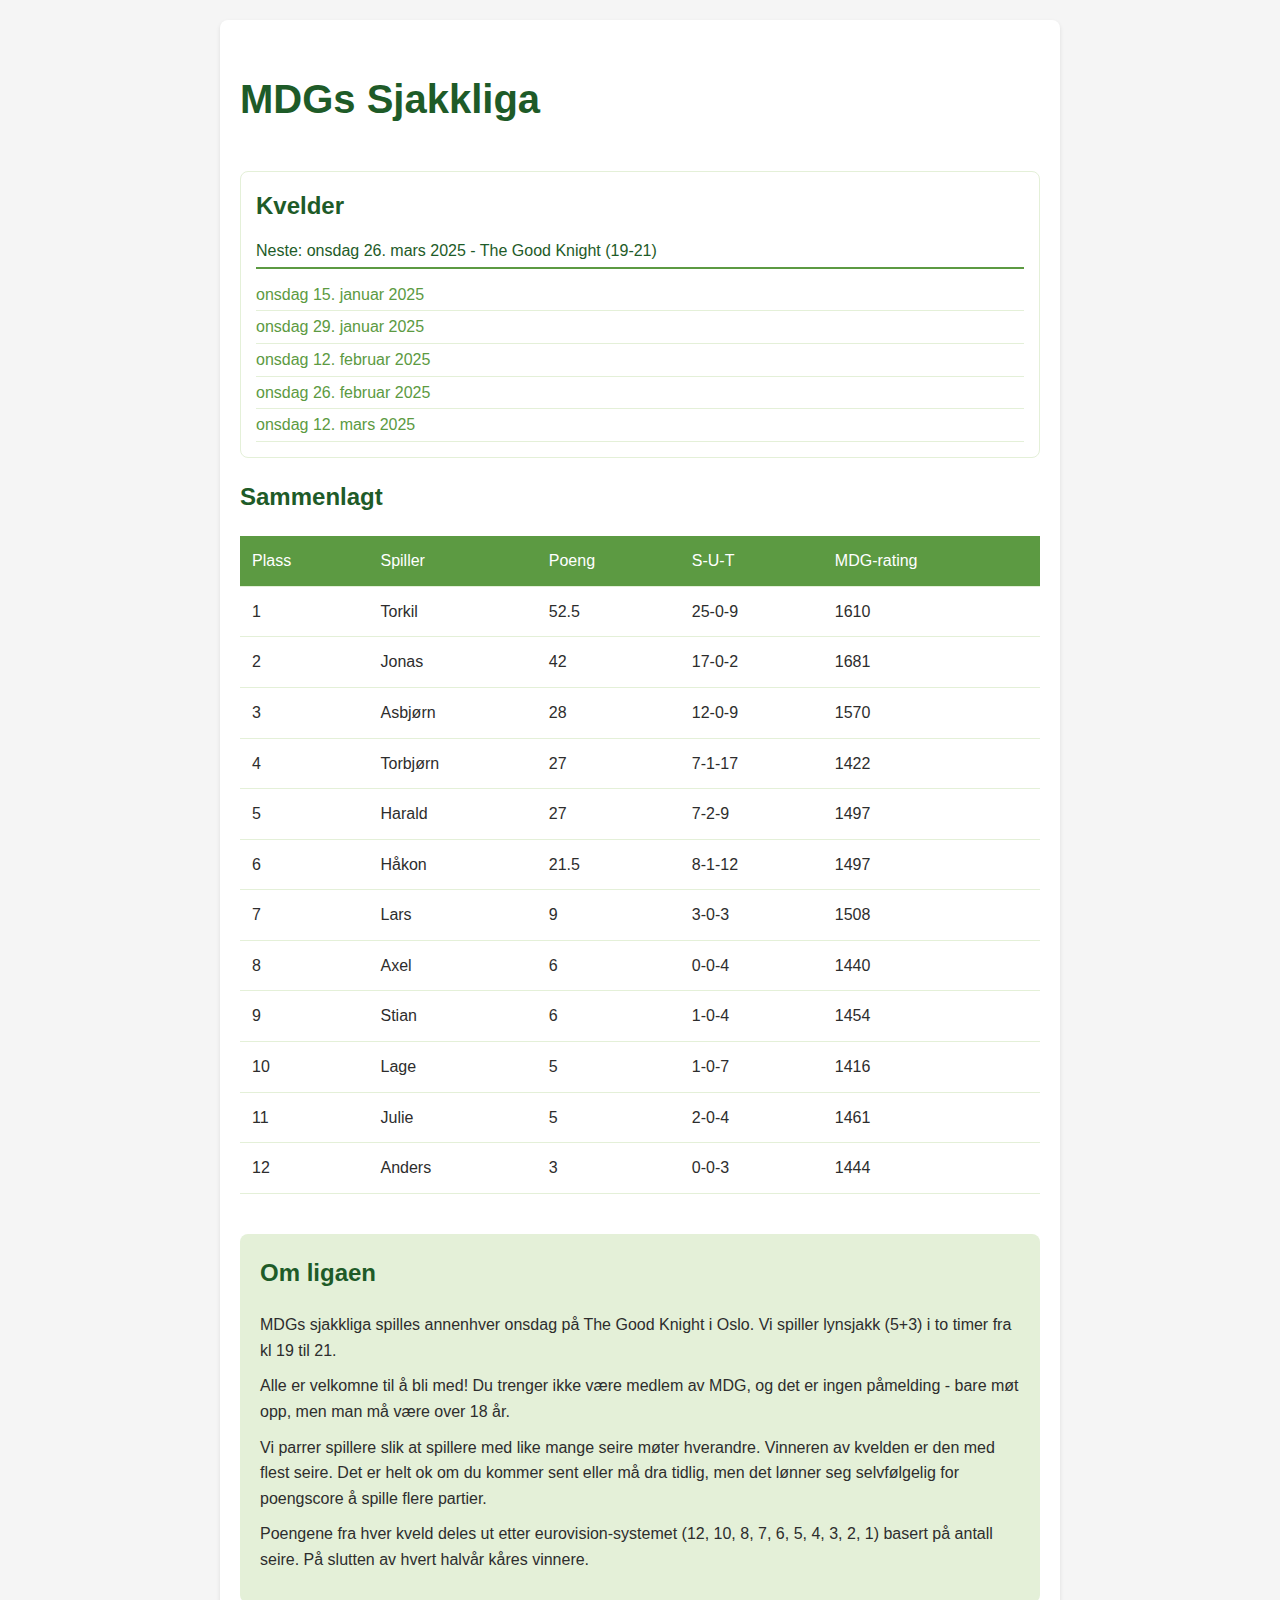
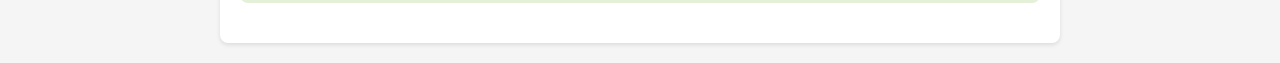
<file: index.html>
<!DOCTYPE html>
<html lang="nb">
<head>
    <meta charset="UTF-8">
    <meta name="viewport" content="width=device-width, initial-scale=1.0">
    <title>MDGs Sjakkliga</title>
    <link rel="stylesheet" href="styles.css">
    <link rel="icon" type="image/svg+xml" href="favicon.svg">
    <link rel="icon" type="image/png" href="favicon.png">
</head>
<body>
    <div class="container">
        <h1>MDGs Sjakkliga</h1>
        
        <div class="evenings-section">
            <h2>Kvelder</h2>
            <p class="next-event">Neste: <span id="next-event"></span> - The Good Knight (19-21)</p>
            <ul id="evenings-list"></ul>
        </div>
        
        <div class="standings-section">
            <h2>Sammenlagt</h2>
            <table id="standings-table">
                <thead>
                    <tr>
                        <th>Plass</th>
                        <th>Spiller</th>
                        <th>Poeng</th>
                        <th>S-U-T</th>
                        <th>MDG-rating</th>
                    </tr>
                </thead>
                <tbody id="standings-body"></tbody>
            </table>
        </div>
        
        <div class="info-section">
            <h2>Om ligaen</h2>
            <p>MDGs sjakkliga spilles annenhver onsdag på The Good Knight i Oslo. 
               Vi spiller lynsjakk (5+3) i to timer fra kl 19 til 21. </p>
            <p>Alle er velkomne til å bli med! Du trenger ikke være medlem av MDG, 
               og det er ingen påmelding - bare møt opp, men man må være over 18 år.</p>
            <p>Vi parrer spillere slik at spillere med like mange 
               seire møter hverandre. Vinneren av kvelden er den med flest seire. Det er helt ok om du kommer sent eller må dra tidlig, men det lønner seg selvfølgelig for poengscore å spille flere partier.</p>
            <p>Poengene fra hver kveld deles ut etter eurovision-systemet 
               (12, 10, 8, 7, 6, 5, 4, 3, 2, 1) basert på antall seire. På slutten av hvert halvår kåres vinnere.</p>
        </div>
    </div>
    <script src="chess.js"></script>
</body>
</html>
</file>
<file: styles.css>
:root {
    /* MDG Colors */
    --mdg-green: #5C9A42;
    --mdg-dark-green: #1E5B28;
    --mdg-light-green: #E4F0D8;
    --mdg-yellow: #F6D45C;
    --mdg-orange: #E66C31;
    --mdg-text: #2D2D2D;
    --mdg-light-gray: #F5F5F5;
}

body {
    font-family: 'GT Walsheim', 'Helvetica Neue', Arial, sans-serif;
    line-height: 1.6;
    margin: 0;
    padding: 20px;
    background-color: var(--mdg-light-gray);
    color: var(--mdg-text);
}

.container {
    max-width: 800px;
    margin: 0 auto;
    background-color: white;
    padding: 20px;
    border-radius: 8px;
    box-shadow: 0 2px 4px rgba(0,0,0,0.1);
}

h1, h2, h3 {
    font-family: 'GT Walsheim', 'Helvetica Neue', Arial, sans-serif;
    color: var(--mdg-dark-green);
}

h1 {
    font-size: 2.5em;
    margin-bottom: 1em;
}

table {
    width: 100%;
    border-collapse: collapse;
    margin-top: 20px;
}

th, td {
    padding: 12px;
    text-align: left;
    border-bottom: 1px solid var(--mdg-light-green);
}

th {
    background-color: var(--mdg-green);
    color: white;
    font-weight: 500;
}

tr:hover {
    background-color: var(--mdg-light-green);
}

.file-input-section {
    margin: 20px 0;
    padding: 20px;
    background-color: #f8f8f8;
    border-radius: 5px;
}

.file-input-section h2 {
    margin-top: 0;
    margin-bottom: 10px;
    font-size: 1.2em;
}

input[type="file"] {
    display: block;
    margin-top: 10px;
}

.evenings-section {
    margin: 20px 0;
    padding: 15px;
    background-color: white;
    border-radius: 8px;
    border: 1px solid var(--mdg-light-green);
}

.evenings-section h2 {
    margin: 0 0 10px 0;
    color: var(--mdg-dark-green);
}

.evenings-section ul {
    list-style: none;
    padding: 0;
    margin: 10px 0 0 0;
}

.evenings-section li {
    padding: 3px 0;
    border-bottom: 1px solid var(--mdg-light-green);
}

.next-event {
    margin: 0;
    padding: 3px 0;
    border-bottom: 2px solid var(--mdg-green);
    color: var(--mdg-dark-green);
    font-weight: 500;
}

.evening-results {
    margin-left: 20px;
    font-size: 0.9em;
    padding: 5px 0;
}

.evening-results ul {
    margin: 0;
    padding: 0;
    list-style: none;
}

.evening-results li {
    padding: 2px 0;
    border-bottom: none;
}

.evenings-section li span {
    color: var(--mdg-green);
    cursor: pointer;
}

.evenings-section li span:hover {
    color: var(--mdg-dark-green);
    text-decoration: underline;
}

.evening-rankings {
    margin-bottom: 20px;
}

.evening-rankings h3, .evening-matches h3 {
    margin: 10px 0 5px 0;
    font-size: 1em;
}

.evening-rankings table {
    width: 100%;
    margin: 5px 0;
    font-size: 0.9em;
}

.evening-rankings th {
    text-align: left;
    padding: 3px 10px 3px 0;
}

.evening-rankings td {
    padding: 2px 10px 2px 0;
}

.evening-matches ul {
    margin: 5px 0;
}

@font-face {
    font-family: 'GT Walsheim';
    src: url('https://www.mdg.no/assets/fonts/GT-Walsheim-Regular.woff2') format('woff2');
    font-weight: normal;
    font-style: normal;
}

@font-face {
    font-family: 'GT Walsheim';
    src: url('https://www.mdg.no/assets/fonts/GT-Walsheim-Medium.woff2') format('woff2');
    font-weight: 500;
    font-style: normal;
}

.info-section {
    margin: 40px 0 20px 0;
    padding: 20px;
    background-color: var(--mdg-light-green);
    border-radius: 8px;
}

.info-section h2 {
    margin-top: 0;
}

.info-section p {
    margin: 10px 0;
}

.friendly-matches {
    margin-top: 15px;
    padding-top: 15px;
    border-top: 1px dashed var(--mdg-light-green);
}

.friendly-matches h3 {
    color: var(--mdg-green);
    font-size: 0.9em;
}

.friendly-match {
    color: var(--mdg-dark-green);
    font-style: italic;
}
</file>
